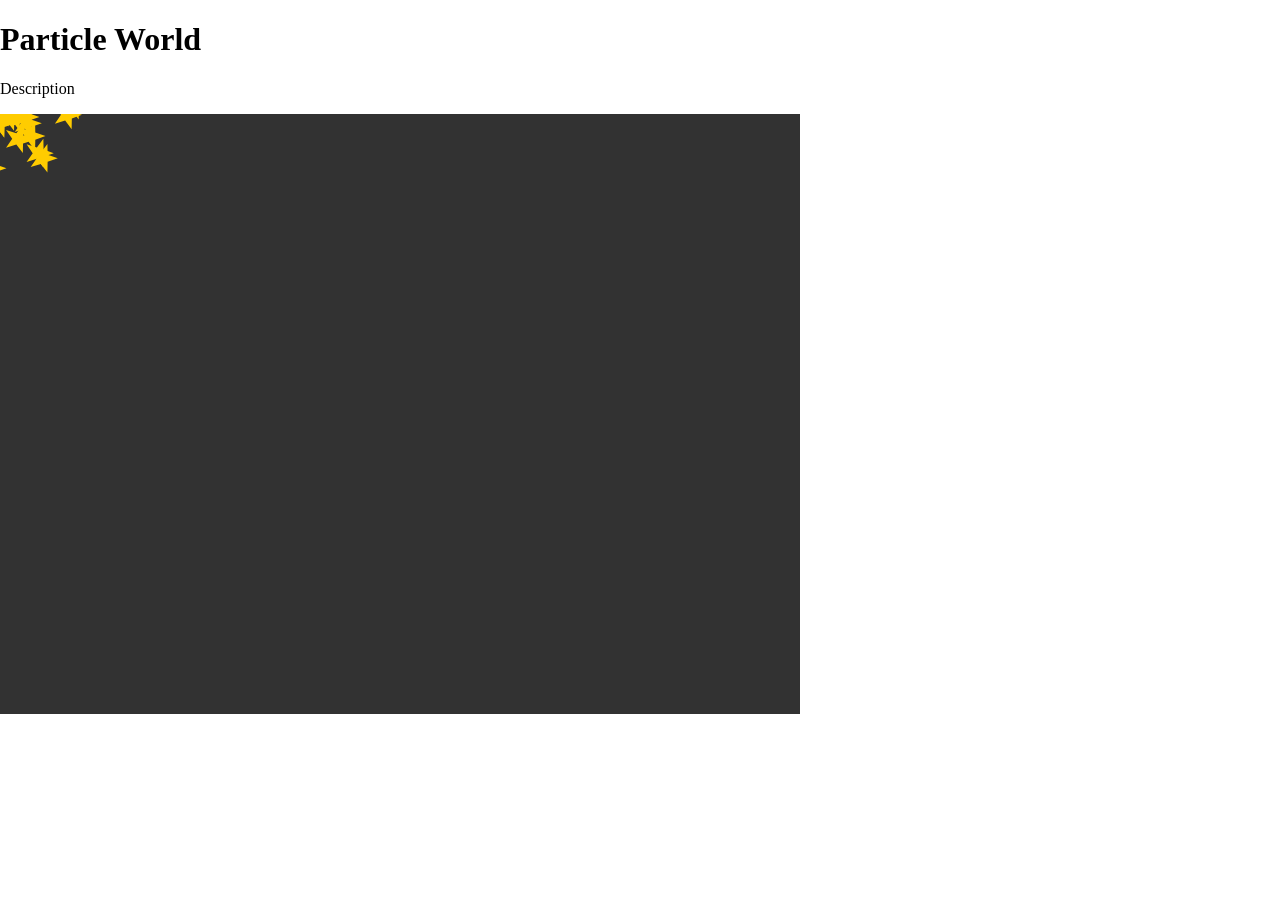
<file: particle world/index.html>
<!DOCTYPE html>
<html lang="en">

<head>
  <meta charset="UTF-8">
  <meta name="viewport" content="width=device-width, initial-scale=1.0">

  <title>Particle World</title>
  <link rel="stylesheet" href="css/style.css">
  <script src="lib/p5.js"></script>
  <!-- <script src="lib/p5.sound.js"></script> -->
</head>

<body>
  <h1>Particle World</h1>
  <p>Description</p>

  <div id="p5-canvas-container">
    <!-- p5 canvas will be appended here. -->
  </div>

  <!-- your script file should be included at the end of the body tag -->
  <!-- so that it can manipulate HTML elements above. -->
  <script src="js/script.js"></script>
</body>

</html>
</file>
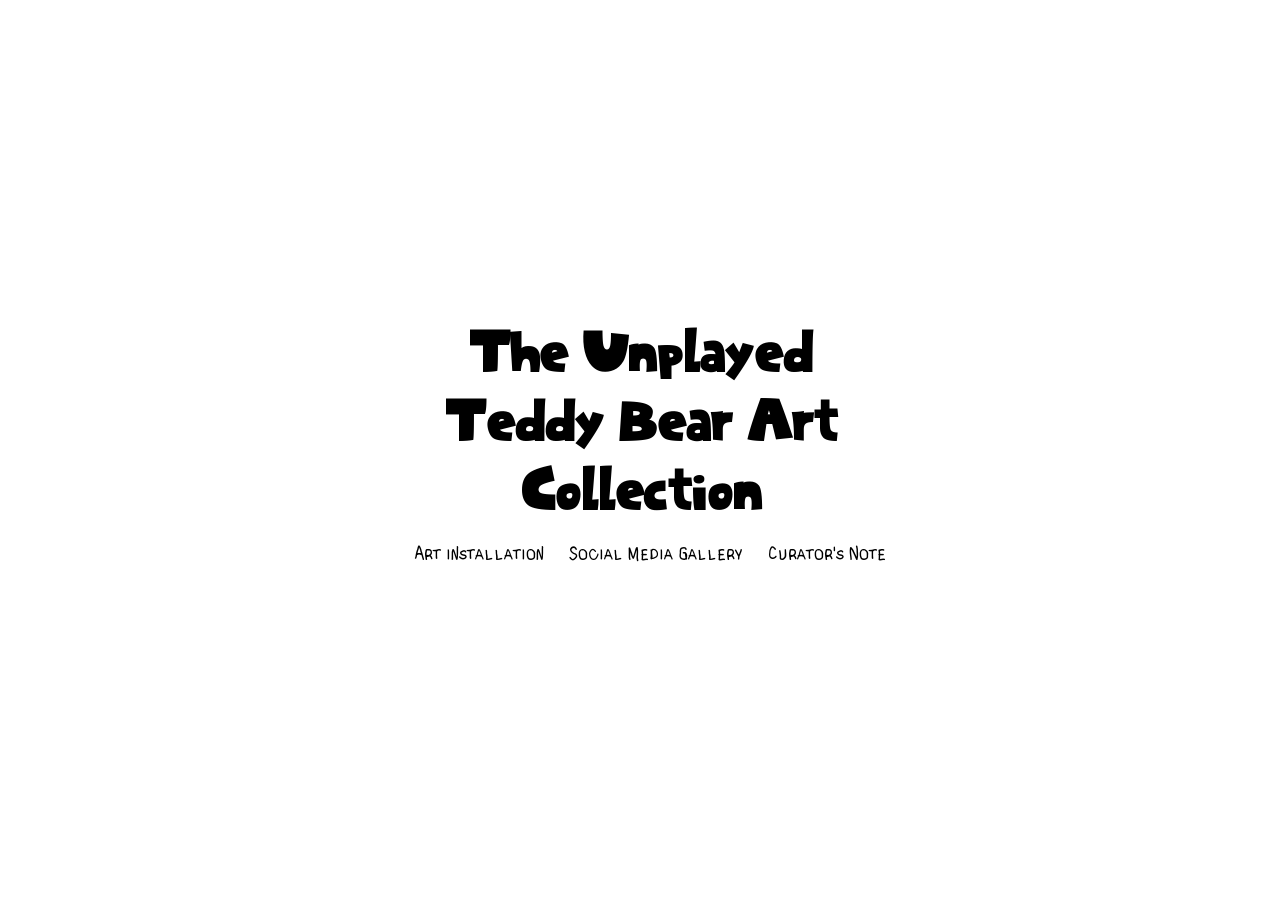
<file: project-b/index.html>
<!DOCTYPE html>
<html lang="en">

<head>
  <meta charset="utf-8" />
  <meta name="viewport" content="width=device-width, initial-scale=1.0">

  <title>Project B</title>

  <link rel="stylesheet" type="text/css" href="css/style.css">
</head>

<body>

  <div class="landing-page-container">
    <div class="landing-page-title-container">
      <div class="landing-page-title-box">
        <h1>The Unplayed Teddy Bear Art Collection</h1>
      </div>
      <div class="landing-page-link-box">
        <a href="art_installation.html">Art installation</a>
        <a href="social_media_gallery.html">Social Media Gallery</a>
        <a href="about_me.html">Curator's Note</a>

      </div>
    </div>
  </div>

</body>

</html>
</file>
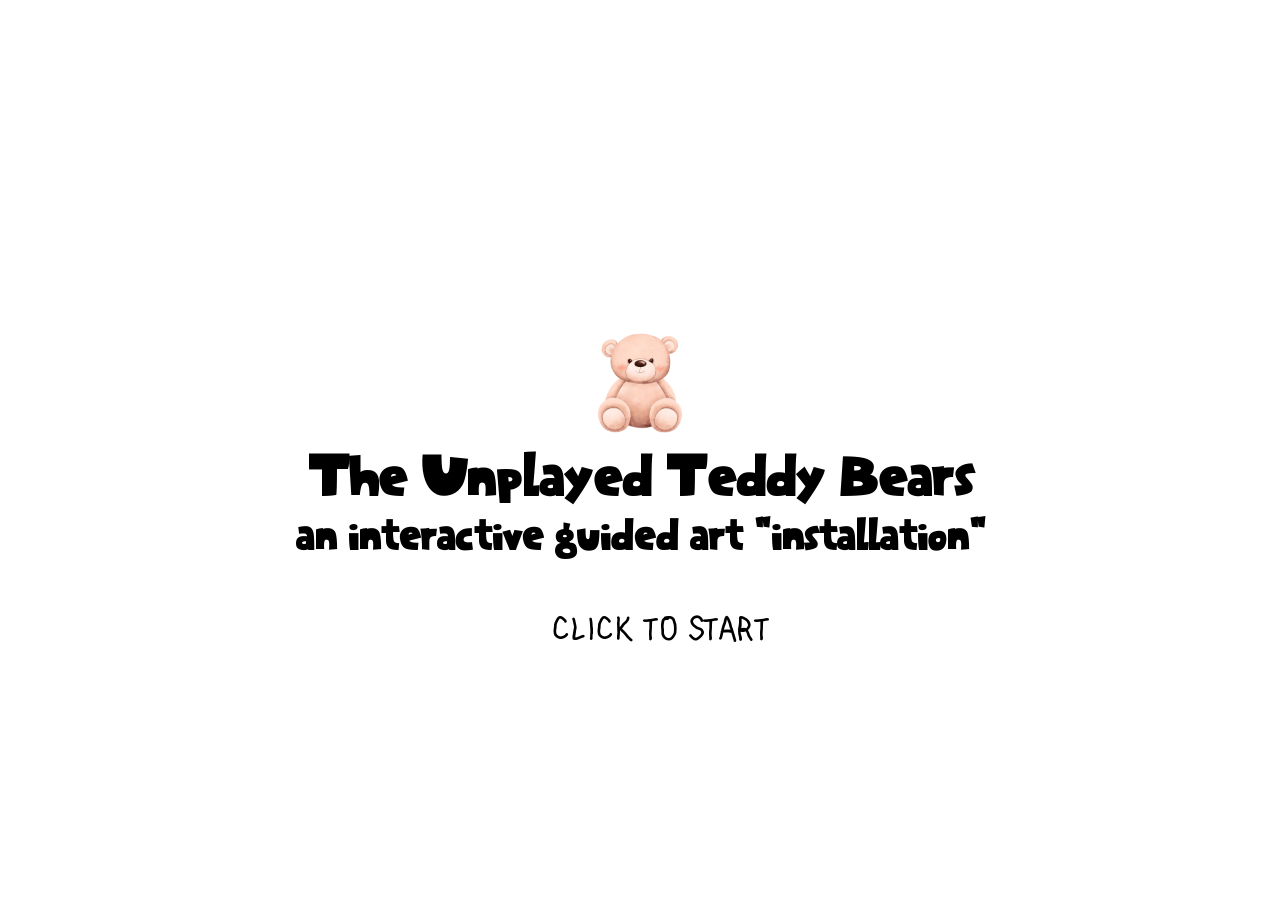
<file: usethisone-project-b/index.html>
<!DOCTYPE html>
<html lang="en">

<head>
  <meta charset="utf-8" />
  <meta name="viewport" content="width=device-width, initial-scale=1.0">

  <title>Project B</title>

  <link rel="stylesheet" type="text/css" href="css/style.css">
  <script src="lib/p5.js"></script>
  <script src="lib/p5.sound.js"></script>
</head>

<body>

  <div class="landing-page-container">
    <div class="landing-page-title-container">
      <div class="landing-page-title-box">
        <div class="bigimg-container">
          <a href="art_installation.html">
            <img src="assets/tb3.png" class="introbear">
            <h1>The Unplayed Teddy Bears</h1>
            <h2>an interactive guided art "installation"</h2>
        </div>
        <div class="landing-page-link-box">
          <a href="art_installation.html">CLICK TO START</a>


        </div>
      </div>
    </div>
    <script src="js/index.js"></script>
</body>

</html>
</file>
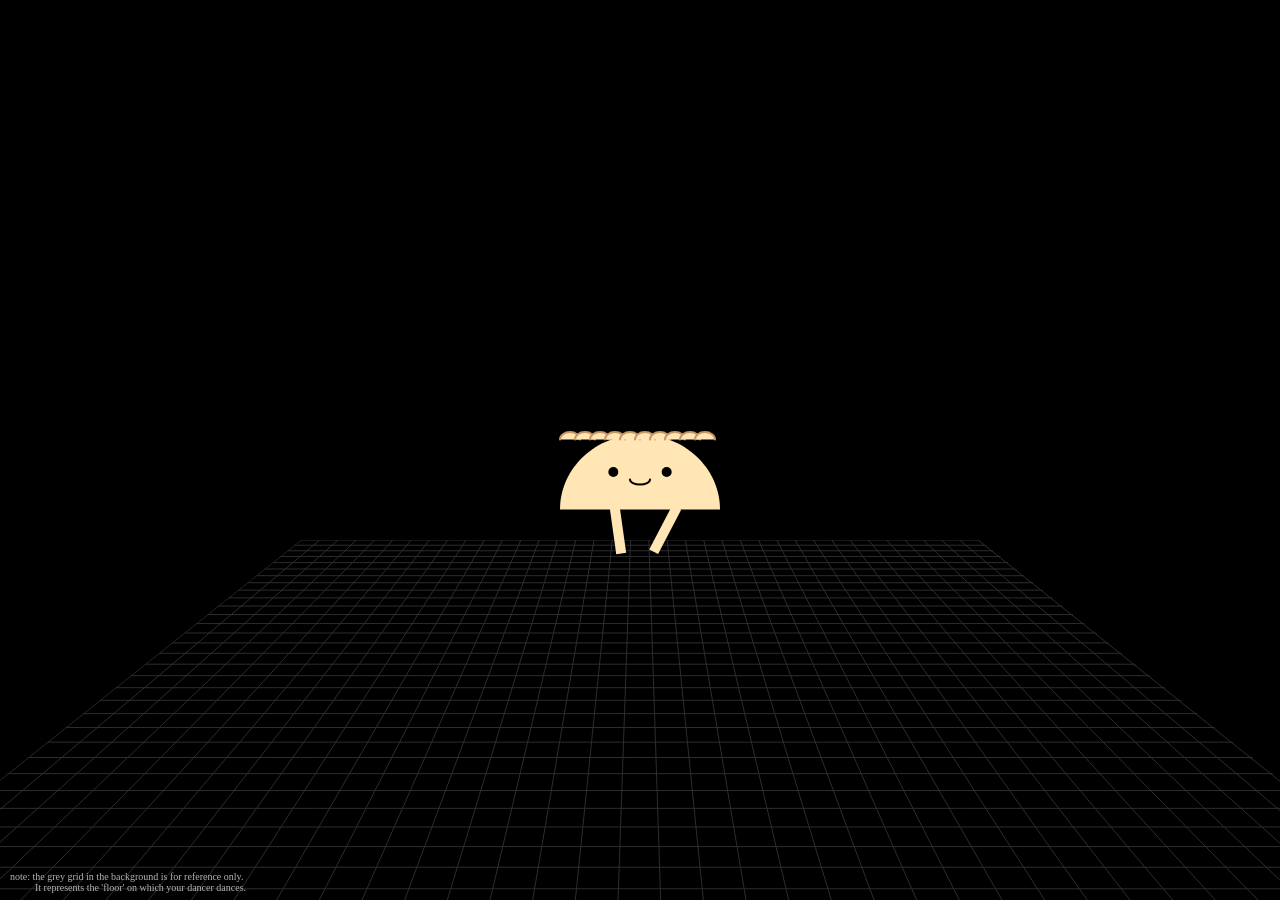
<file: w08-object-dancers/index.html>
<!DOCTYPE html>
<html lang="en">

<head>
  <meta charset="utf-8" />
  <meta name="viewport" content="width=device-width, initial-scale=1.0">

  <title>CCLab | Object Dancer</title>

  <link rel="stylesheet" type="text/css" href="css/style.css">

  <script src="lib/p5.js"></script>
  <!-- Uncomment the line below if you use audio. -->
  <!-- <script src="lib/p5.sound.js"></script> -->
  <script src="js/floor.js"></script>
</head>

<body>
  <!-- the following div will contain the p5 canvas. -->
  <div id="p5-canvas-container">
    <!-- p5 canvas will be appended here. -->
  </div>

  <!-- the script tag below should always be at the bottom, right before the closing body tag -->
  <script src="js/sketch.js"></script>
</body>

</html>
</file>
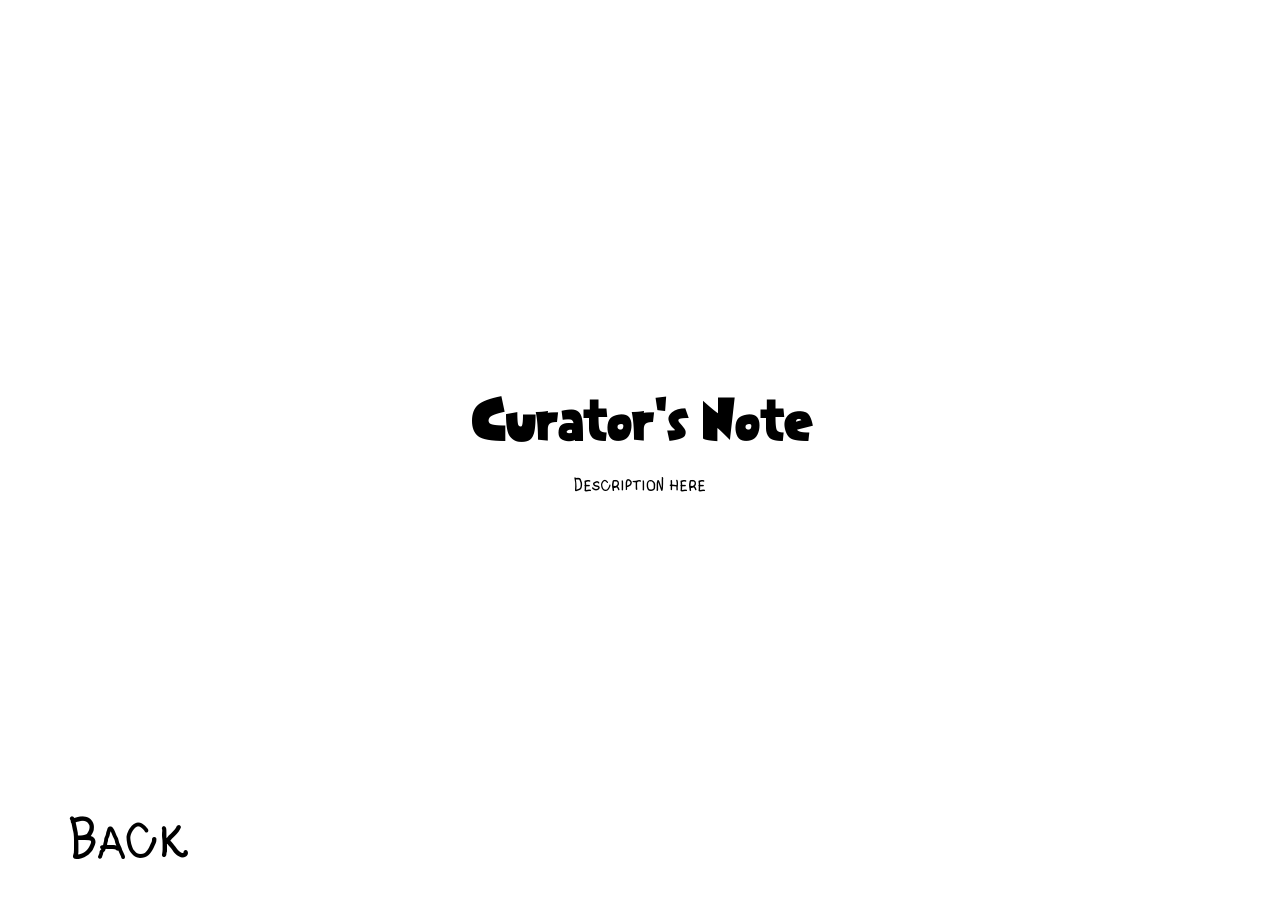
<file: project-b/about_me.html>
<!DOCTYPE html>
<html lang="en">

<head>
  <meta charset="utf-8" />
  <meta name="viewport" content="width=device-width, initial-scale=1.0">

  <title>Project B</title>

  <link rel="stylesheet" type="text/css" href="css/style.css">
</head>

<body>

  <div class="landing-page-container">
    <div class="landing-page-title-container">
      <div class="landing-page-title-box">
        <h1>Curator's Note</h1>
      </div>
      <div class="landing-page-link-box">
        <p>
            Description here
        </p>
      </div>
      <div style="position: fixed; bottom: 30px; right: 85vw; cursor: pointer; color: black; text-decoration: none; font-size: 50px;">
        <a href="social_media_gallery.html">Back</a>
      </div>
    </div>
  </div>

</body>

</html>
</file>
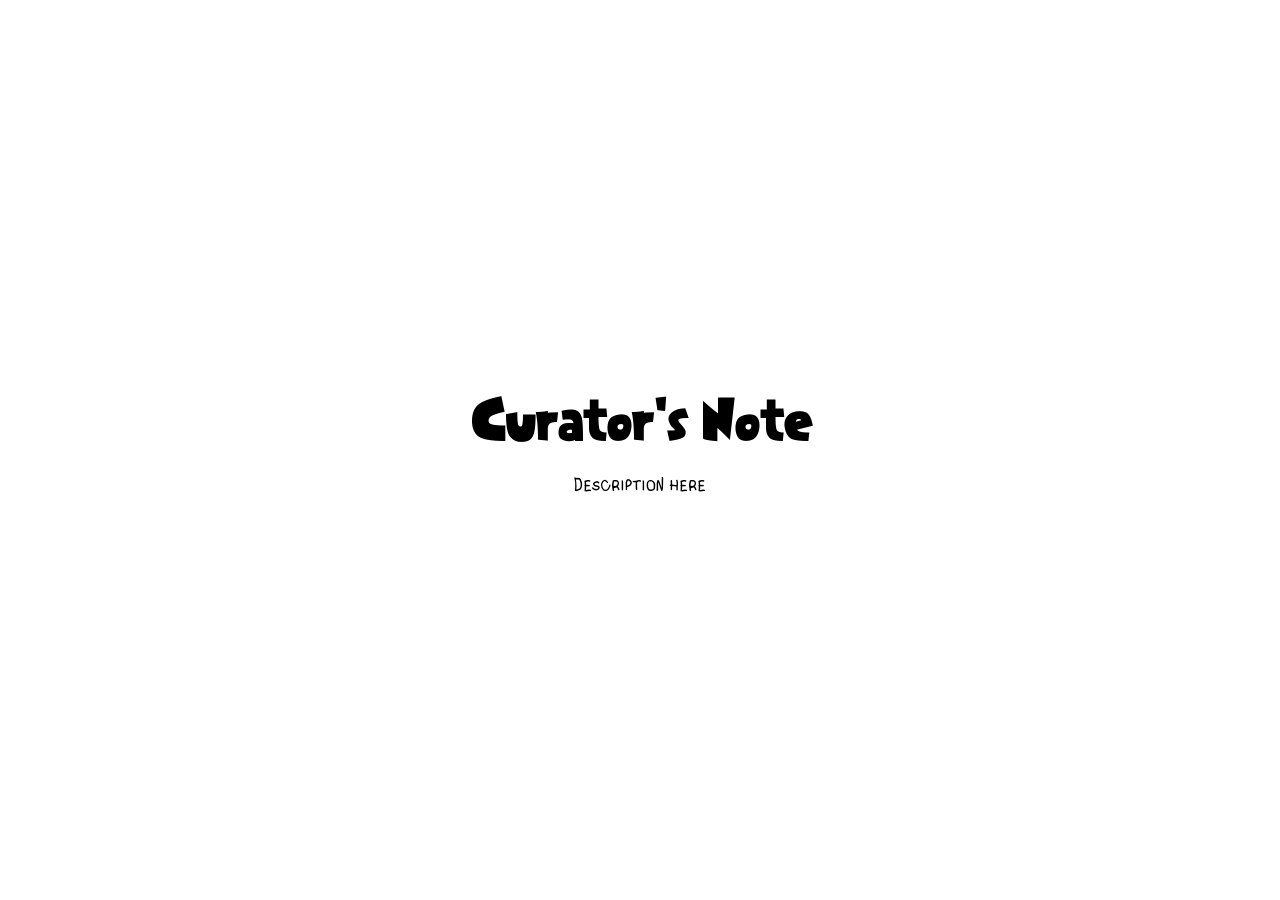
<file: project-b/curators_note.html>
<!DOCTYPE html>
<html lang="en">

<head>
  <meta charset="utf-8" />
  <meta name="viewport" content="width=device-width, initial-scale=1.0">

  <title>Project B</title>

  <link rel="stylesheet" type="text/css" href="css/style.css">
</head>

<body>

  <div class="landing-page-container">
    <div class="landing-page-title-container">
      <div class="landing-page-title-box">
        <h1>Curator's Note</h1>
      </div>
      <div class="landing-page-link-box">
        <p>
            Description here
        </p>
      </div>
    </div>
  </div>

</body>

</html>
</file>
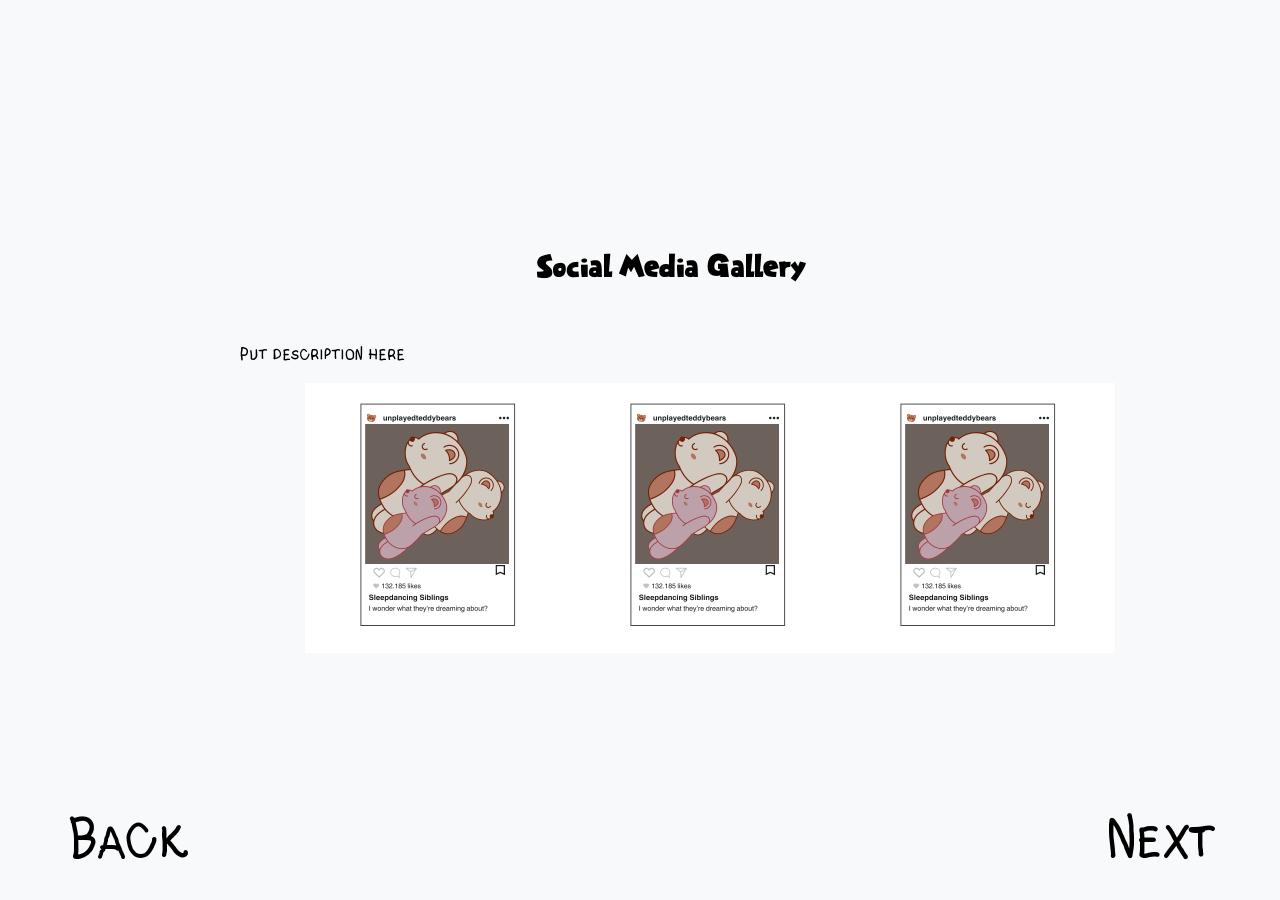
<file: project-b/social_media_gallery.html>
<!DOCTYPE html>
<html lang="en">

<head>
  <meta charset="utf-8" />
  <meta name="viewport" content="width=device-width, initial-scale=1.0">

  <title>Project B</title>

  <link rel="stylesheet" type="text/css" href="css/style.css">

  <script src="lib/p5.js"></script>
  <script src="lib/p5.sound.js"></script>
</head>

<body class="art-installation">

  <div class="main-container">
    <div class="main-title-box">
      <h1>Social Media Gallery</h1>
    </div>
    <div id="p5-canvas-container"></div>
    <div class="main-description-box">
      <p>
        Put description here
      </p>
      <div class="post-container">
        <div class="post" id="post-01"></div>
        <div class="post" id="post-02"></div>
        <div class="post" id="post-03"></div>
        <!-- <img src="assets/tb1.png" alt="Image 1"> -->
        <!-- <img src="assets/tb2.png" alt="Image 2"> -->
        <!-- <img src="assets/tb3.png" alt="Image 3"> -->
      </div>
    </div>
    <div class="main-link-box">
      <a href="about_me.html">Next</a>
      <div
        style="position: fixed; bottom: 30px; right: 85vw; cursor: pointer; color: black; text-decoration: none; font-size: 50px;">
        <a href="intermediate.html">Back</a>
      </div>
    </div>
  </div>

  <!-- <script src="js/page2.js"></script> -->
</body>

</html>
</file>
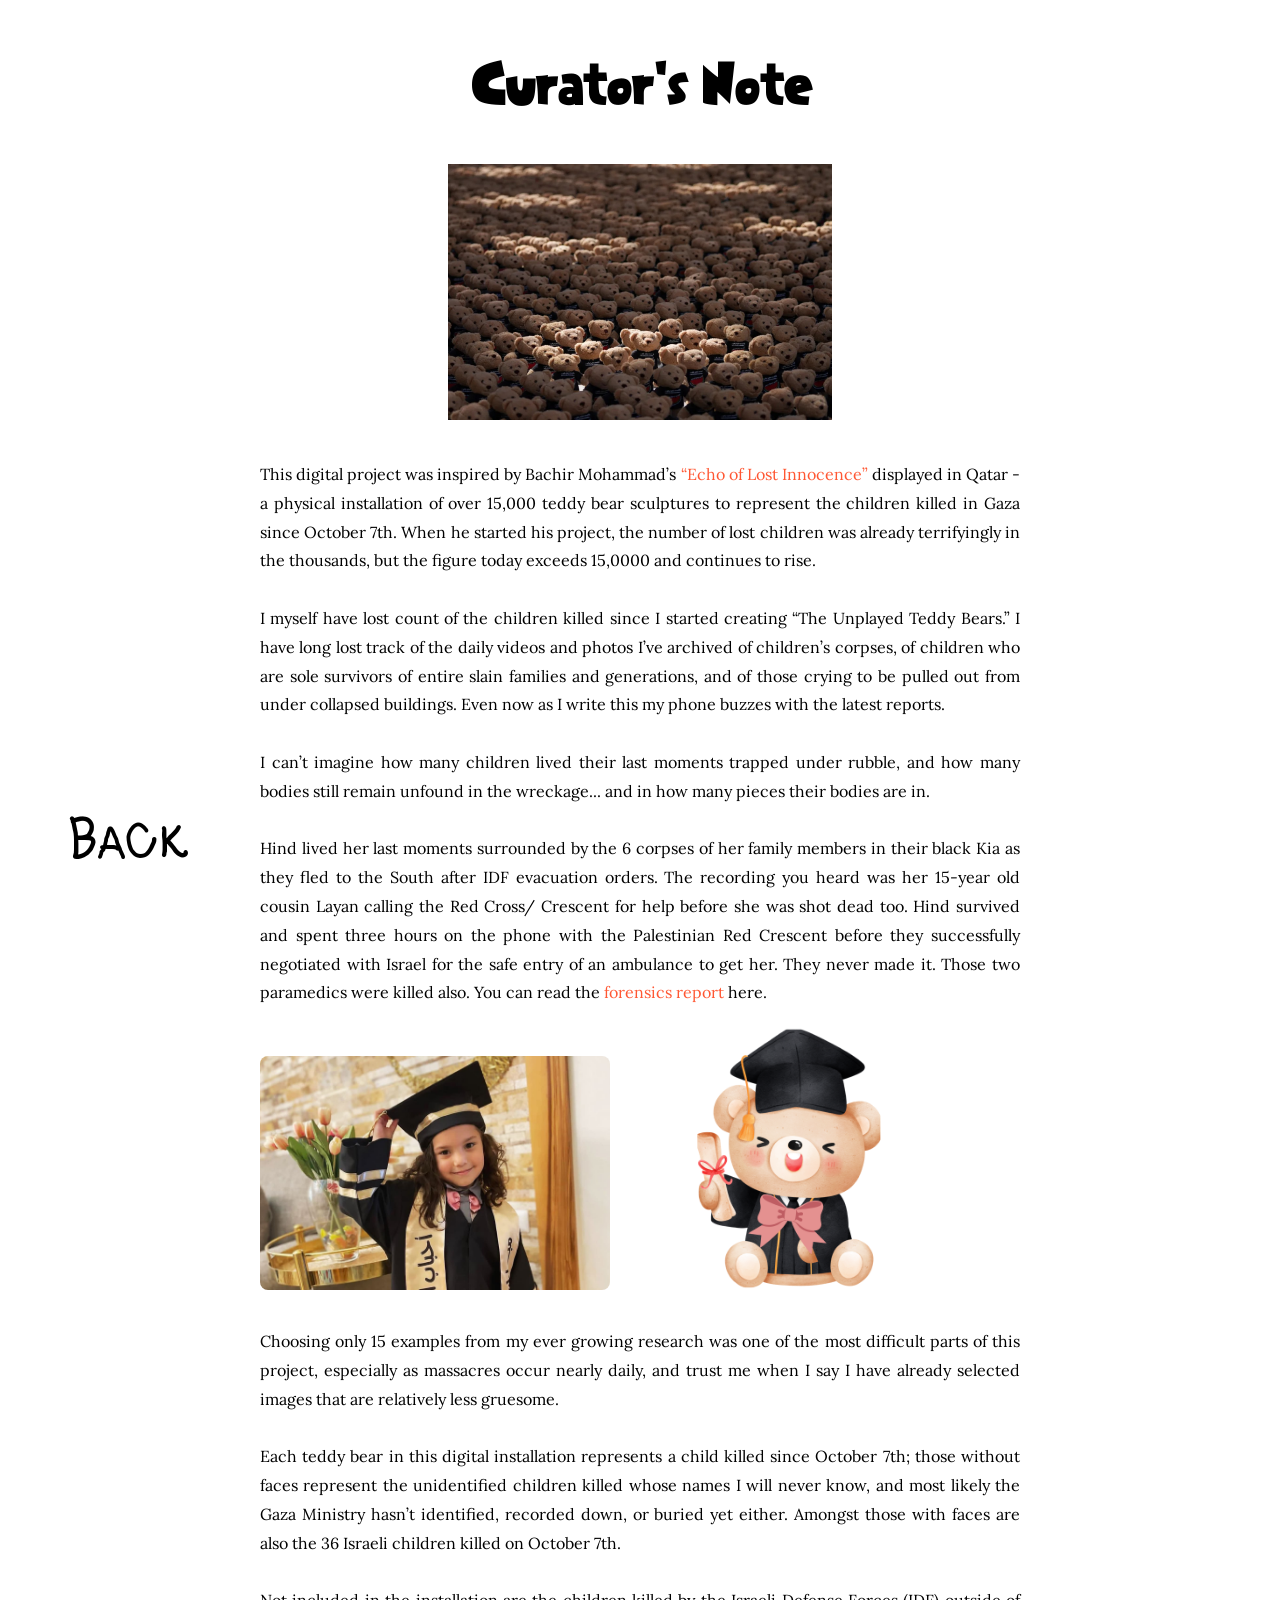
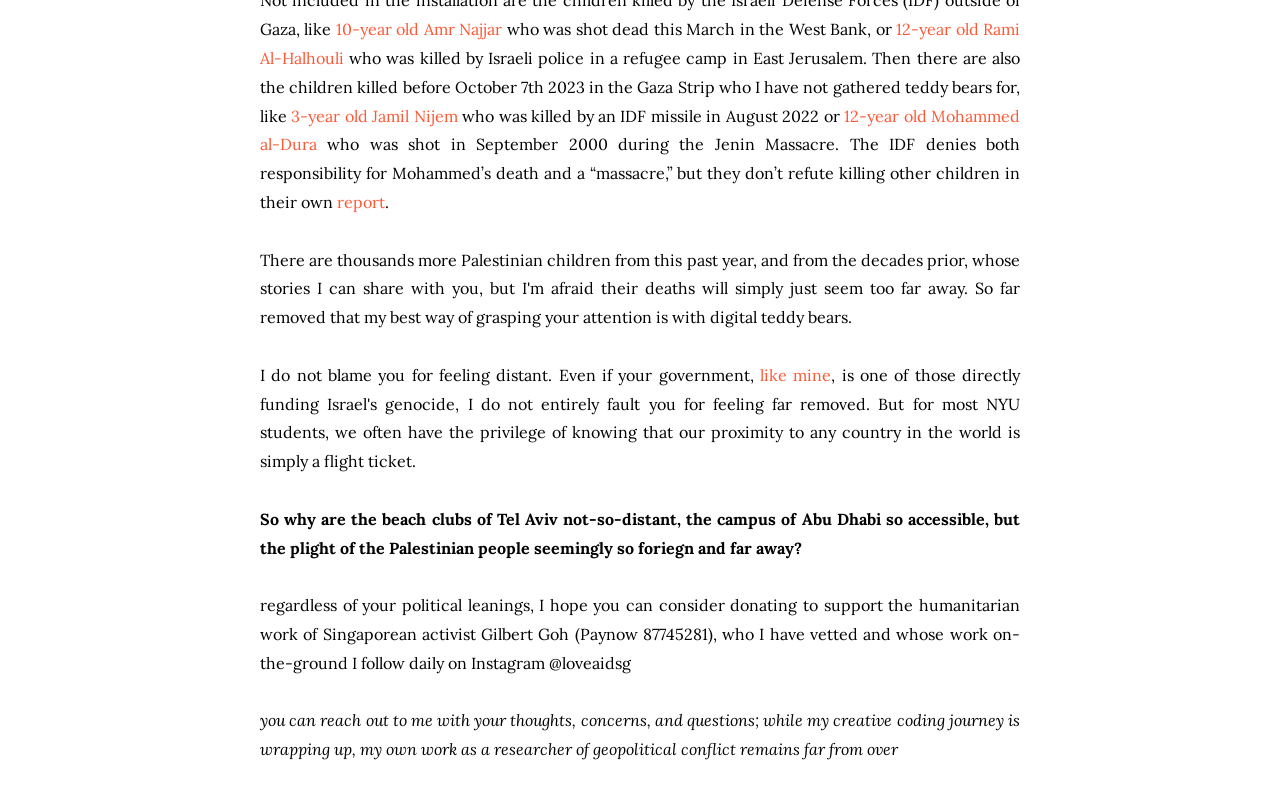
<file: usethisone-project-b/about_me.html>
<!DOCTYPE html>
<html lang="en">

<head>
  <meta charset="utf-8" />
  <meta name="viewport" content="width=device-width, initial-scale=1.0">

  <title>Project B</title>

  <link href="https://fonts.googleapis.com/css2?family=Lora:wght@400;700&display=swap" rel="stylesheet">
  <link rel="stylesheet" type="text/css" href="css/style.css">
</head>

<body>

  <div class="landing-page-container">
    <div class="landing-page-title-container">
      <div class="landing-page-title-box">
        <h1>Curator's Note</h1>
      </div>
      <div class="landing-page-link-box">
        <img src="./assets/images/bears.jpg" alt="" style="width: 30%; margin-top: 15px;">
      </div>
      <div class="content-container">
        <p>
          This digital project was inspired by Bachir Mohammad’s <a
            href="https://www.artshelp.com/echo-of-lost-innocence-by-bachir-mohammad-visualizing-the-impact-of-the-violence-in-gaza-on-palestinian-children/"
            target="_blank" style="color: #ff5733;">“Echo of Lost Innocence”</a> displayed in Qatar - a physical
          installation of over 15,000 teddy bear sculptures to represent the children killed in Gaza since October 7th.
          When he started his project, the number of lost children was already terrifyingly in the thousands, but the
          figure today exceeds 15,0000 and continues to rise.
          <br><br>
          I myself have lost count of the children killed since I started creating “The Unplayed Teddy Bears.”
          I have long lost track of the daily videos and photos I’ve archived of children’s corpses, of children who are
          sole survivors of entire slain families and generations, and of those crying to be pulled out from under
          collapsed buildings.
          Even now as I write this my phone buzzes with the latest reports. <br><br>

          I can’t imagine how many children lived their last moments trapped under rubble, and how many bodies still
          remain
          unfound in the wreckage... and in how many pieces their bodies are in. <br><br>

          Hind lived her last moments surrounded by the 6 corpses of her family members in their black Kia as they fled
          to the South after IDF evacuation orders. The recording you heard was her 15-year old cousin Layan calling the
          Red Cross/ Crescent for help before she was shot dead too. Hind survived and spent three hours on the phone
          with the Palestinian Red
          Crescent before they successfully negotiated with Israel for the safe entry of an ambulance to get her. They
          never made it. Those two paramedics were killed also. You can read the <a
            href="https://forensic-architecture.org/investigation/the-killing-of-hind-rajab" target="_blank"
            style="color: #ff5733;">forensics report</a> here.<br>

          <Hind Image -->
            <img src="assets/images/hindrajab.jpg" alt="Hind Rajab"
              style="width: 350px; margin-top: 20px; border-radius: 8px;">
            <img src="assets/images/graduation.png" alt="graduation"
              style="width: 350px; margin-top: 20px; border-radius: 8px;"> <br><br>
            Choosing only 15 examples from my ever growing research was one of the most difficult
            parts of this project, especially as massacres occur nearly daily, and trust me when I say I have already
            selected images that are relatively less
            gruesome.<br><br>
            Each teddy bear in this digital installation represents a child killed since October 7th; those without
            faces
            represent the unidentified children killed whose names I will never know, and most likely the Gaza Ministry
            hasn’t identified, recorded down, or buried yet either. Amongst those with faces are also the 36 Israeli
            children killed on October 7th. <br> <br>

            Not included in the installation are the children killed by the Israeli Defense Forces (IDF) outside of
            Gaza,
            like <a href="https://www.bbc.co.uk/news/world-middle-east-68514581" target="_blank"
              style="color: #ff5733;">10-year
              old Amr Najjar</a> who was shot dead this March in the West Bank, or <a
              href="https://www.cnn.com/2024/12/01/middleeast/palestinian-boy-killed-israel-east-jerusalem/index.html"
              target="_blank" style="color: #ff5733;">12-year old Rami Al-Halhouli</a> who was killed by Israeli police
            in
            a refugee camp in East Jerusalem. Then there are also the children killed before October 7th 2023 in the
            Gaza
            Strip who I have not gathered teddy bears for, like <a
              href="https://www.btselem.org/gaza/202302_broken_dawn_testimonies/" target="_blank"
              style="color: #ff5733;">3-year old Jamil Nijem</a> who was killed by an IDF missile in August 2022 or <a
              href="https://www.theguardian.com/world/2013/may/23/israeli-report-denies-death-al-dura" target="_blank"
              style="color: #ff5733;">12-year old Mohammed al-Dura</a> who was shot in September 2000 during the Jenin
            Massacre. The IDF denies both responsibility for Mohammed’s death and a “massacre,” but they don’t refute
            killing other children in their own <a
              href="https://www.inss.org.il/wp-content/uploads/sites/2/systemfiles/(FILE)1190277272.pdf" target="_blank"
              style="color: #ff5733;">report</a>.

            <br> <br>
            There are thousands more Palestinian children from this past year, and from the decades prior, whose stories
            I can share with you, but
            I'm afraid their deaths will simply just seem too far away. So far removed that my best way of grasping your
            attention is with digital teddy bears.
            <br> <br>
            I do not blame you for feeling distant. Even if your government, <a
              href="https://www.cfr.org/article/us-aid-israel-four-charts" target="_blank" style="color: #ff5733;">like
              mine</a>, is one of those directly funding Israel's genocide, I do not entirely fault you for feeling far
            removed. But for most NYU students, we often have the privilege of knowing that our proximity to any country
            in the world is simply a flight ticket.
            <br> <br>
            <strong> So why are the beach clubs of
              Tel Aviv not-so-distant, the campus of Abu Dhabi so accessible, but the plight of the Palestinian people
              seemingly so foriegn and far away?</strong>
            <br> <br>


            regardless of your political leanings, I hope
            you can consider donating to support the humanitarian work of Singaporean activist Gilbert Goh (Paynow
            87745281), who I have vetted and whose work on-the-ground I follow daily on Instagram <a
              href="https://www.instagram.com/loveaidsg/?hl=en" target="_blank">@loveaidsg</a>

            <br> <br>
            <em> you can reach out to me with your thoughts, concerns, and questions; while my creative coding
              journey is
              wrapping up, my own work as a researcher of geopolitical conflict remains far from over
            </em>


        </p>
      </div>

      <div
        style="position: fixed; bottom: 30px; right: 85vw; cursor: pointer; color: black; text-decoration: none; font-size: 50px;">
        <a href="social_media_gallery.html">Back</a>
      </div>
    </div>
  </div>


</body>

</html>
</file>
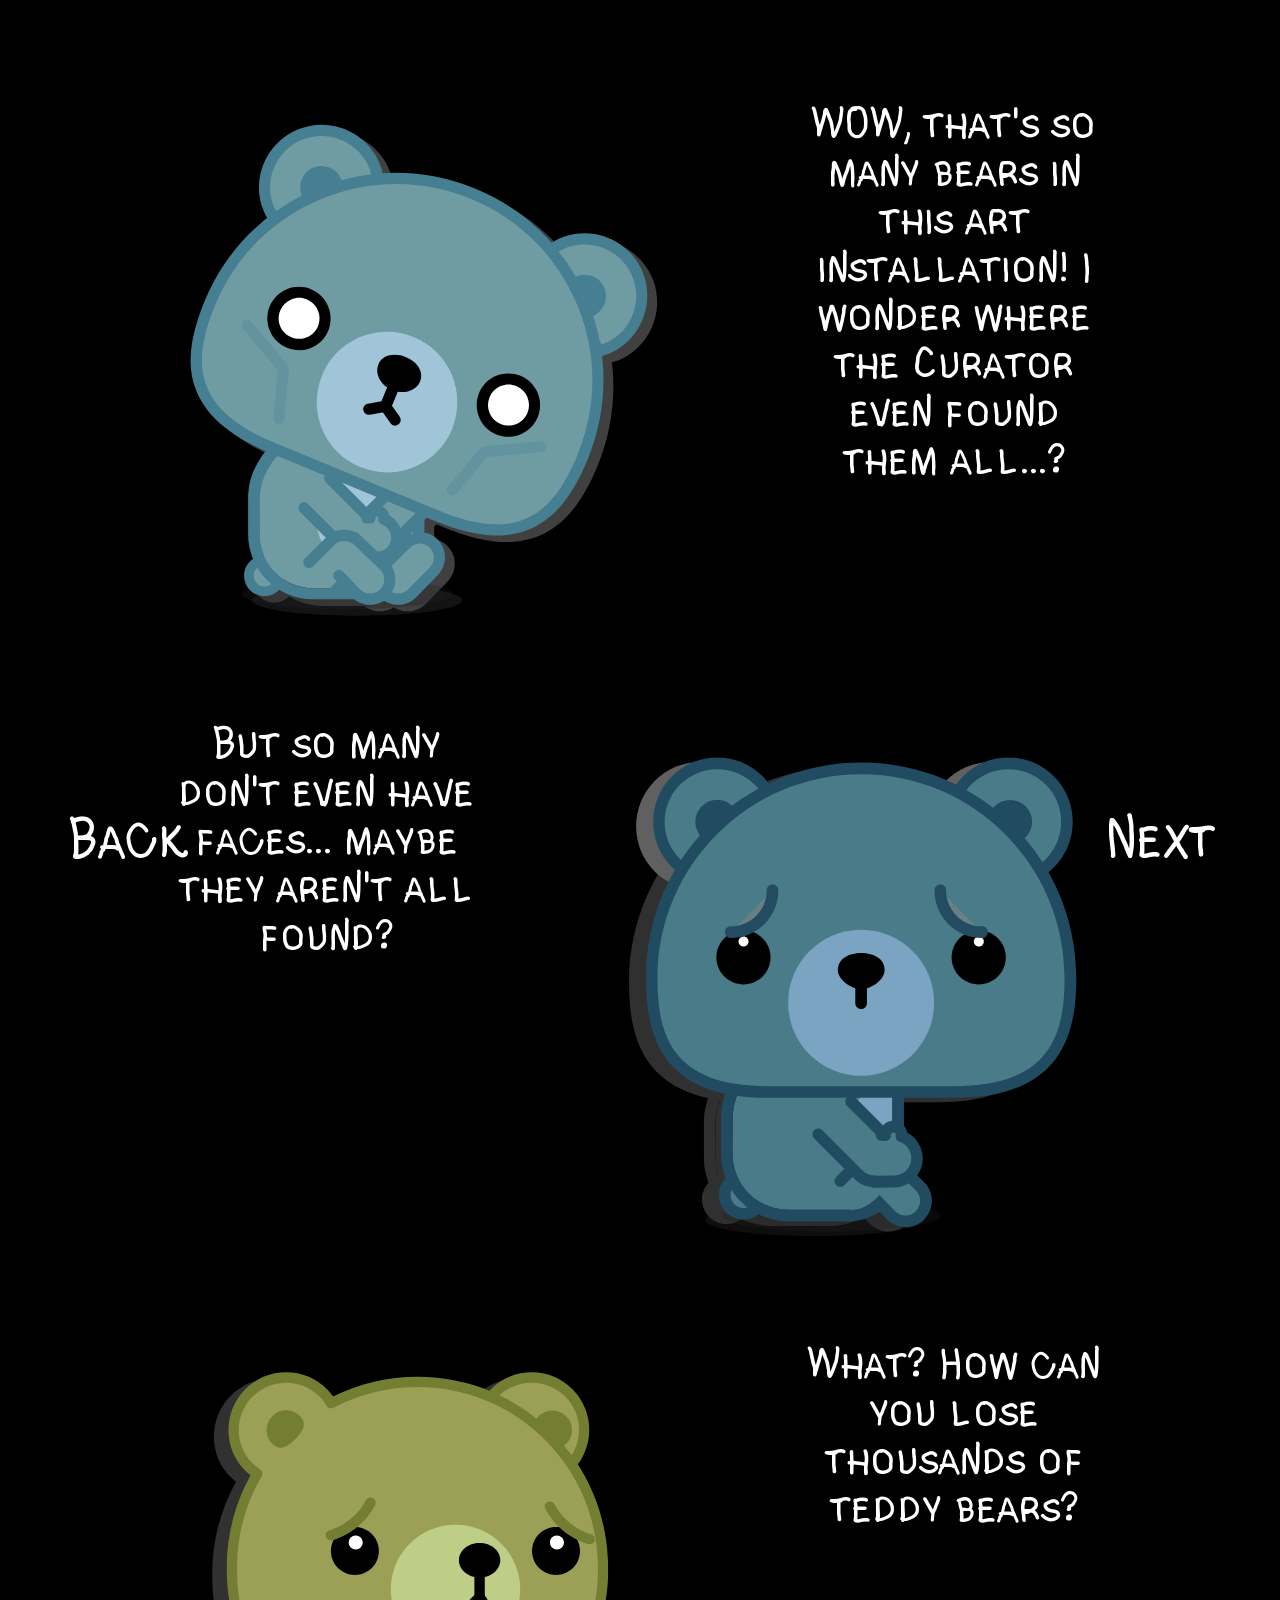
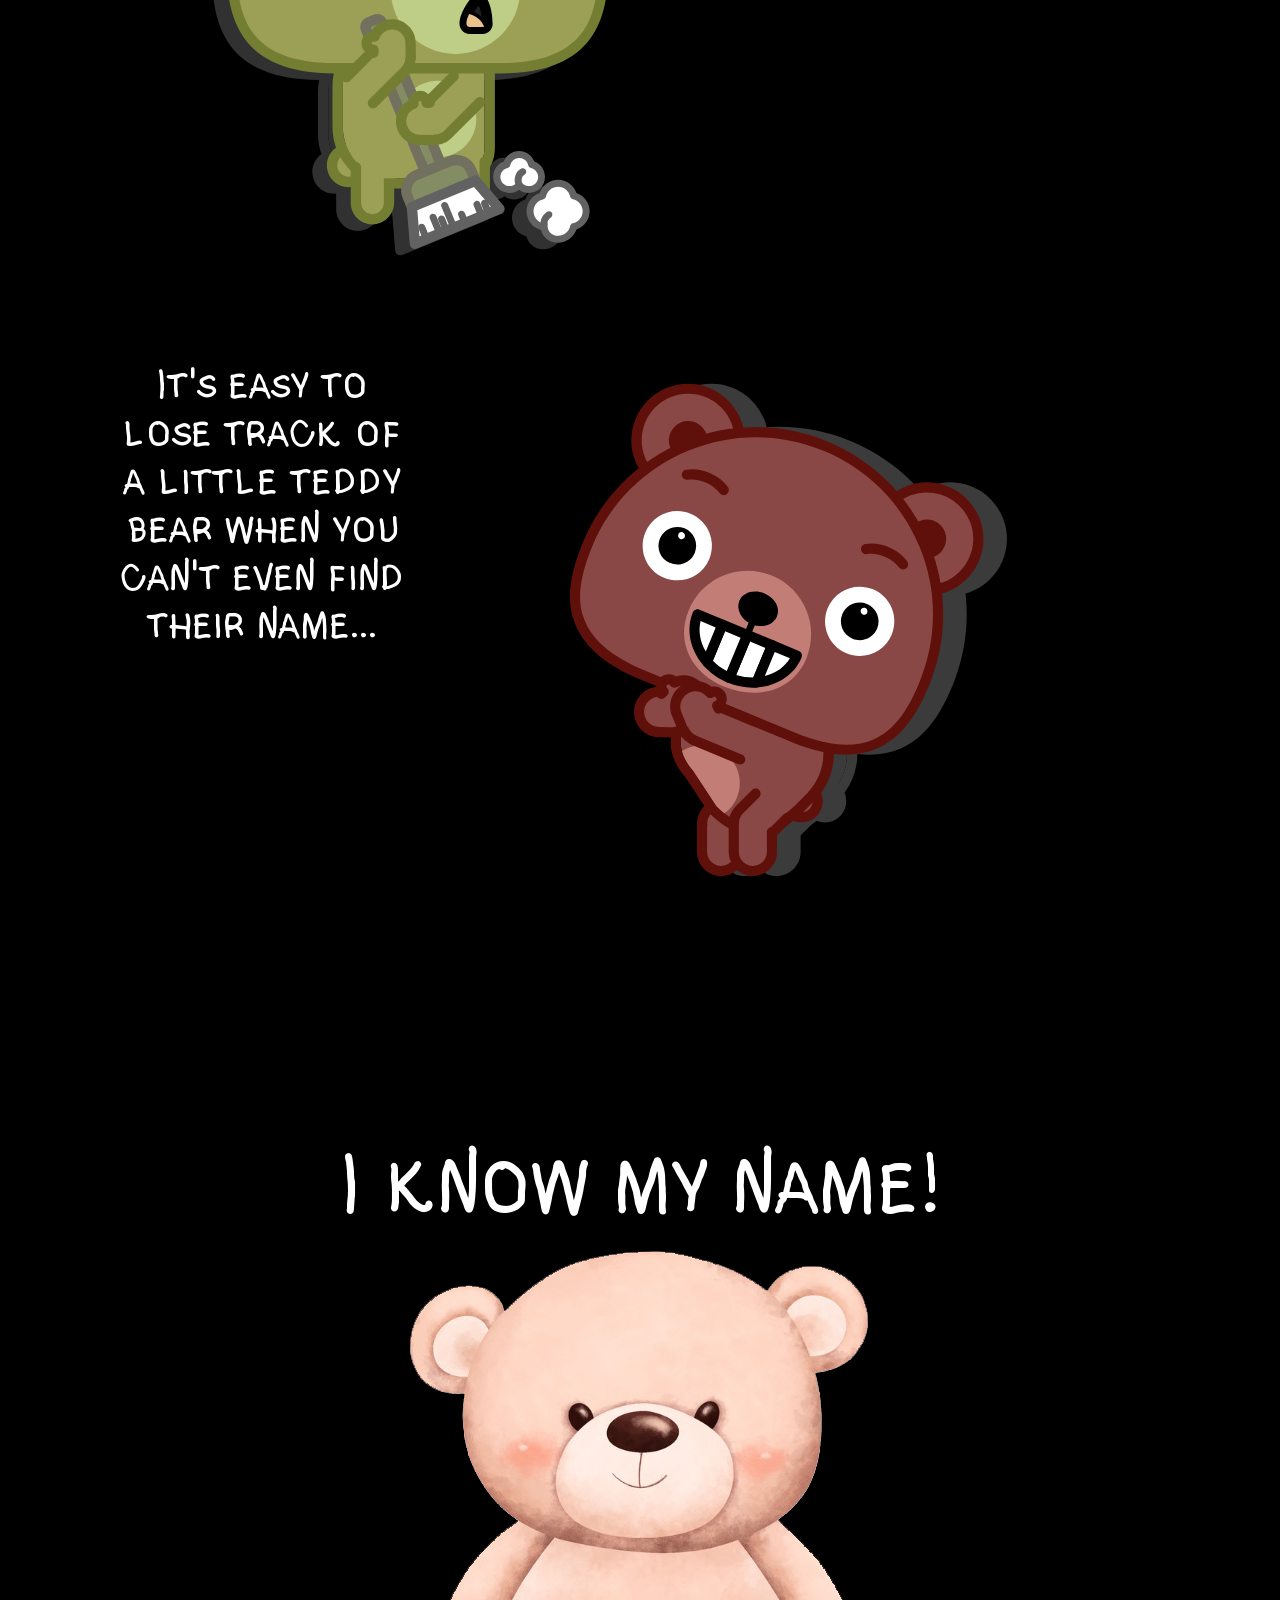
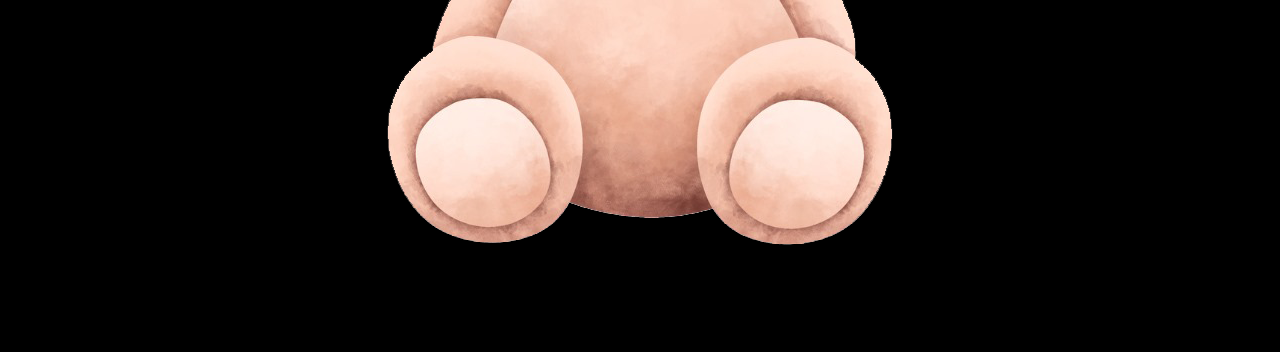
<file: usethisone-project-b/intermediate.html>
<!DOCTYPE html>
<html lang="en">

<head>
  <meta charset="utf-8" />
  <meta name="viewport" content="width=device-width, initial-scale=1.0" />

  <title>Project B</title>

  <link rel="stylesheet" type="text/css" href="css/style.css" />

  <script src="lib/p5.js"></script>
  <script src="lib/p5.sound.js"></script>
</head>

<body class="background-intermediate">
  <div class="main-container">
    <div class="bear-blue bear-container">
      <div class="img-container">
        <img class="bear-img" src="assets/images/4.png" />
      </div>
      <div class="intermediate-text">
        WOW, that's so many bears in this art installation! I wonder where the Curator even found them
        all...?
      </div>
    </div>

    <div class="bear-brown bear-container">
      <div class="intermediate-text">
        But so many don't even have faces... maybe they aren't all found?
      </div>
      <div class="img-container">
        <img class="bear-img" src="assets/images/3.png" />
      </div>
    </div>

    <div class="bear-green bear-container">
      <div class="img-container">
        <img class="bear-img" src="assets/images/2.png" />
      </div>
      <div class="intermediate-text">
        What? How can you lose thousands of teddy bears?
      </div>
    </div>

    <div class="bear-brown">
      <div class="intermediate-text">
        It's easy to lose track of a little teddy bear when you can't even
        find their name...
      </div>
      <div class="img-container">
        <img class="bear-img" src="assets/images/1.png" />
      </div>

      <br>
      <br>
      <br>
      <br>
      <br>
    </div>
    <div class="layan-bear-container">
      <br>
      <br>
      <br>
      <br>
      <p>I know my name!</p>
      <div class="img-container">
        <img class="bottom-bear" src="assets/tb3.png" />
      </div>
    </div>


    <!-- <div class="main-title-box">
      <h1>Put title here</h1>
    </div>
    <div id="p5-canvas-container"></div>
    <div class="main-description-box">
      <p>
        Put description here
      </p>
      <div class="image-container">
        <div class="image-box">
          <img src="assets/tb1.png" alt="Image 1">
          <p>Caption 1</p>
        </div>
        <div class="image-box">
          <img src="assets/tb2.png" alt="Image 2">
          <p>Caption 2</p>
        </div>
      </div>

    </div> -->
    <div class="main-link-box">
      <a class="link-intermediate" href="page4.html">Next</a>
    </div>
    <div style="
          position: fixed;
          bottom: 30px;
          right: 85vw;
          cursor: pointer;
          color: black;
          text-decoration: none;
          font-size: 50px;
        ">
      <a class="link-intermediate" href="art_installation.html">Back</a>
    </div>
  </div>

  <script src="js/page2.js"></script>
</body>

</html>
</file>
<file: particle world/css/style.css>
html, body {
  margin: 0;
  padding: 0;
}
canvas {
  display: block;
}
</file>
<file: project-b/css/style.css>
@font-face {
  font-family: 'Motley';
  src: url('../assets/fonts/MotleyForcesRegular-w1rZ3.ttf');
}

@font-face {
  font-family: 'Pilkius';
  src: url('../assets/fonts/PilkiusRomeus-YwDL.ttf');
}

@font-face {
  font-family: 'Thin';
  src: url('../assets/fonts/ThinIq-m705.ttf');
}

html,
body,
h1,
h2,
h3,
h4,
h5,
h6,
p {
  margin: 0;
  padding: 0;
}

h1,
h2,
h3 {
  font-family: 'Pilkius';
}

body {
  font-family: 'Thin', Arial, Helvetica, sans-serif;
}

.art-installation {
  display: flex;
  justify-content: center;
  align-items: center;
  min-height: 100vh;
  margin: 0;
  background-color: #f8f9fa;
}

canvas {
  display: block;
}

a {
  color: black;
  text-decoration: none;
}

a:hover {
  color: hotpink;
  text-decoration: underline;
}

.landing-page-container {
  /* background-color: bisque; */

  width: 100vw;
  height: 100vh;

  display: flex;
  justify-content: center;
  align-items: center;
}

.landing-page-title-container {
  /* background-color: cornflowerblue; */
  width: 500px;
  text-align: center;
}

.landing-page-title-box {
  /* background-color: aquamarine; */
  font-size: 30px;
  padding: 0px 0;

}

.landing-page-link-box {
  /* background-color: coral; */
  padding: 20px 0;
}

.landing-page-link-box a {
  /* background-color: coral; */
  padding: 20px 0;
  margin-left: 20px;
}

.main-container {
  width: 800px;
  margin: 0 auto;
  padding: 100px 50px;
}

.bear-container {
  width: 800px;
  margin: 0 auto;
  padding: 100px 50px;
}

.main-title-box {
  /* width: 100%; */
  /* text-align: center; */
  /* margin-bottom: 30px; */
}

.main-title-box {
  width: 100%;
  text-align: center;
  padding: 30px;
}

.main-description-box {
  width: 100%;
  margin: 30px 0;
}

.main-link-box {
  position: fixed;
  /* Sticks to the screen, even when scrolling */
  bottom: 30px;
  /* Distance from the bottom edge of the screen */
  right: 5vw;
  /* Distance from the right edge of the screen */
  z-index: 100;
  /* Ensures it stays above other elements if overlapping */
  font-size: 50px;
}

.grid {
  display: grid;
  grid-template-columns: repeat(10, 1fr);
  /* 10 images per row */

  width: 100%;
}

.grid img {
  width: 150px;
  /* Adjust size as needed */
  height: 150px;
  object-fit: cover;
}

.hidden-message {
  margin-bottom: 200 px;
}

.bigimg {
  width: 200px;
  /* Adjust size as needed */
  height: 200px;
}

.bigimg-container {
  display: flex;
  justify-content: center;
  align-items: center;
  height: 100%;
}

.post-container {
  width: 900px;
  margin: 20px;

  display: flex;
  justify-content: center;
  align-items: center;
  flex-wrap: wrap;
}

.post {
  background-color: brown;
  width: 270px;
  height: 270px;
  /* margin: 20px; */

  background-repeat: no-repeat;
  background-size: 100% 100%;
}

#post-01 {
  background-image: url("../assets/post-01.png");
}

#post-01:hover {
  background-image: url("../assets/post-01-hover.png");
}

#post-02 {
  background-image: url("../assets/post-01.png");
}

#post-02:hover {
  background-image: url("../assets/post-01-hover.png");
}

#post-03 {
  background-image: url("../assets/post-01.png");
}

#post-03:hover {
  background-image: url("../assets/post-01-hover.png");
}
</file>
<file: usethisone-project-b/css/style.css>
@font-face {
  font-family: "Motley";
  src: url("../assets/fonts/MotleyForcesRegular-w1rZ3.ttf");
}

@font-face {
  font-family: "Pilkius";
  src: url("../assets/fonts/PilkiusRomeus-YwDL.ttf");
}

@font-face {
  font-family: "Thin";
  src: url("../assets/fonts/ThinIq-m705.ttf");
}

html,
body,
h1,
h2,
h3,
h4,
h5,
h6,
p {
  margin: 0;
  padding: 0;
}

h1,
h2,
h3 {
  font-family: "Pilkius";
}

body {
  font-family: "Thin", Arial, Helvetica, sans-serif;
  background-color: #ffffff;
}

.recording-body {
  margin: 0;
  padding: 0;
  overflow: hidden;
  height: 100vh;
  display: flex;
  justify-content: center;
  align-items: center;
  background-color: #5e0505;
}

canvas {
  display: block;
}

a {
  color: black;
  text-decoration: none;
}

a:hover {
  color: hotpink;
  text-decoration: underline;
}

.landing-page-container {
  display: flex;
  justify-content: center;
  align-items: center;
  min-height: 100vh;
}

.landing-page-title-container {
  width: 100%;
  text-align: center;
}

.landing-page-title-box {
  font-size: 30px;
  padding: 0px;
  text-align: center;
  margin-top: 50px;
}

.landing-page-link-box {
  display: flex;
  justify-content: center;
  width: 100%;
  margin-top: 30px;
}

.landing-page-link-box a {
  padding: 20px 0;
  margin-left: 20px;
}

.main-container {
  width: 90%;
  margin: 0 auto;
  padding: 100px 50px;
  text-align: center;
}

.main-title-box {
  width: 100%;
  text-align: center;
  padding: 30px;
}

.main-description-box {
  width: 100%;
  margin: 30px 0;
  text-align: center;
}

.main-link-box {
  position: fixed;
  bottom: 30px;
  right: 5vw;
  z-index: 100;
  font-size: 50px;
}

.grid {
  display: grid;
  grid-template-columns: repeat(10, 1fr);


  width: 90vw;
  margin: 2vw 5vw;
}

.grid img {
  width: 150px;
  height: 150px;
  object-fit: cover;
}

.hidden-message {
  text-align: center;
  margin-top: 50px;
  margin-bottom: 200px;
}

.bigimg {
  width: 200px;
  height: 200px;
  margin-top: 50px;
}

.bigimg-container {
  display: flex;
  justify-content: center;
  align-items: center;
  height: 100%;
}

.gallery-container {
  max-width: 1000px;
  margin: 100px auto;
}

.post-container {
  width: 100%;
  margin: 20px;

  display: flex;
  justify-content: center;
  align-items: center;
  flex-wrap: wrap;
}

.post {
  width: 380px;
  height: 380px;

  background-repeat: no-repeat;
  background-size: 100% 100%;

  margin: 0 -30px;
}

#post-01 {
  background-image: url("../assets/post-01.png");
}

#post-01:hover {
  background-image: url("../assets/post-01-hover.png");
}

#post-02 {
  background-image: url("../assets/post-02.png");
}

#post-02:hover {
  background-image: url("../assets/post-02-hover.png");
}

#post-03 {
  background-image: url("../assets/post-03.png");
}

#post-03:hover {
  background-image: url("../assets/post-03-hover.png");
}

#post-04 {
  background-image: url("../assets/post-04.png");
}

#post-04:hover {
  background-image: url("../assets/post-04-hover.png");
}

#post-05 {
  background-image: url("../assets/post-05.png");
}

#post-05:hover {
  background-image: url("../assets/post-05-hover.png");
}

#post-06 {
  background-image: url("../assets/post-06.png");
}

#post-06:hover {
  background-image: url("../assets/post-06-hover.png");
}

#post-07 {
  background-image: url("../assets/post-07.png");
}

#post-07:hover {
  background-image: url("../assets/post-07-hover.png");
}

#post-08 {
  background-image: url("../assets/post-08.png");
}

#post-08:hover {
  background-image: url("../assets/post-08-hover.png");
}

#post-09 {
  background-image: url("../assets/post-09.png");
}

#post-09:hover {
  background-image: url("../assets/post-09-hover.png");
}

#post-10 {
  background-image: url("../assets/post-10.png");
}

#post-10:hover {
  background-image: url("../assets/post-10-hover.png");
}

#post-11 {
  background-image: url("../assets/post-11.png");
}

#post-11:hover {
  background-image: url("../assets/post-11-hover.png");
}

#post-12 {
  background-image: url("../assets/post-12.png");
}

#post-12:hover {
  background-image: url("../assets/post-12-hover.png");
}

#post-13 {
  background-image: url("../assets/post-13.png");
}

#post-13:hover {
  background-image: url("../assets/post-13-hover.png");
}

#post-14 {
  background-image: url("../assets/post-14.png");
}

#post-14:hover {
  background-image: url("../assets/post-14-hover.png");
}

#post-15 {
  background-image: url("../assets/post-15.png");
}

#post-15:hover {
  background-image: url("../assets/post-15-hover.png");
}


.background-intermediate {
  background-color: black;
}

.link-intermediate {
  color: white;
}

#link-recording {
  color: white;
  font-size: 30px;
  text-align: center;

  display: none;

  position: absolute;
  left: 35%;
  bottom: 350px;
}

.intermediate-text {
  width: 300px;
  text-align: center;
  color: white;
  font-size: 40px;
}

.bear-img {
  height: auto;
  width: 100%;
}

.img-container {
  margin-top: 16px;
}

.bear-container {
  margin-bottom: 100px;
  width: 100%;
}

.bear-blue,
.bear-brown,
.bear-green {
  display: flex;
  justify-content: center;
  gap: 10vw;
}

.gaza-container {
  width: 50%;
  height: 100%;
  display: flex;
  justify-content: center;
  align-items: center;
  flex-wrap: wrap;
}


@media screen and (max-width: 600px) {
  .column {
    width: 100%;
  }
}

.row {
  width: 70%;
  display: flex;
  margin-left: 28vw;
}

.column {
  flex: 50%;
}

.col-text {
  padding-top: 5%;
}

.col-container {

  width: 100vw;
}

.layan-bear {
  margin-top: 2vw;
  width: 15%;
}

.layan-bear-container {
  text-align: center;
}

.layan-bear-container p {
  color: white;
  font-family: "Thin";
  font-size: 80px;
  margin-top: 20vh;
}

.parents {
  width: 40%;
}

.memory-container {
  margin-top: 20px;
  width: 100vw;
  text-align: center;
  margin-bottom: 80px;
}

.memory {
  margin: auto;
}

html,
body {
  max-width: 100%;
  overflow-x: hidden;
}




.page6-body {
  margin: 0;
  background: linear-gradient(to bottom, #5e0505, black);
  font-family: Arial, sans-serif;
  color: white;
}

.content {
  text-align: center;
  margin-top: 20vh;
}


.hind {
  width: 20%;
  margin-top: 30px;
}

.gap {
  height: 3000px;
}


.frame-container {
  margin: 30px;
}

.frame {
  margin: auto;
  width: 65%;
  border-style: solid;
  text-align: center;
  padding: 5px;
}


.frame h1 {
  font-family: monospace, Haettenschweiler, 'Arial Narrow Bold', sans-serif;
}

.body-text {
  text-align: center;
  margin-bottom: 50vh;
}

.body-text h1 {
  font-size: 70px;
}

.smallgap {
  height: 150px;
}

.rowblack {
  max-width: 100%;
  height: auto;
  display: block;
  margin: 0 auto;
}

.paramedicbears {
  width: 100%;
  max-width: 100%;
  max-height: 80vh;
  height: auto;
  object-fit: contain;
  display: block;
  margin: 0 auto;
}

.rowwhite {
  width: 100%;
  max-width: 100%;
  max-height: 80vh;
  height: auto;
  object-fit: contain;
  display: block;
  margin: 0 auto;
}


.content-container {

  display: flex;
  flex-direction: column;
  justify-content: center;
  align-items: center;
  padding: 20px;
  max-width: 800px;
  margin: 0 auto;
  line-height: 1.5;
  text-align: justify;
}


.content-container p {
  margin: 0;
  padding: 20px;
  font-family: 'Lora', serif;
  font-size: 1.0rem;
  line-height: 1.8;

}

.introbear {
  width: 100px;
  height: 100px;
  margin-top: 50px;
}
</file>
<file: w08-object-dancers/css/style.css>
html,
body {
  margin: 0;
  padding: 0;
}

canvas {
  display: block;
}
</file>
